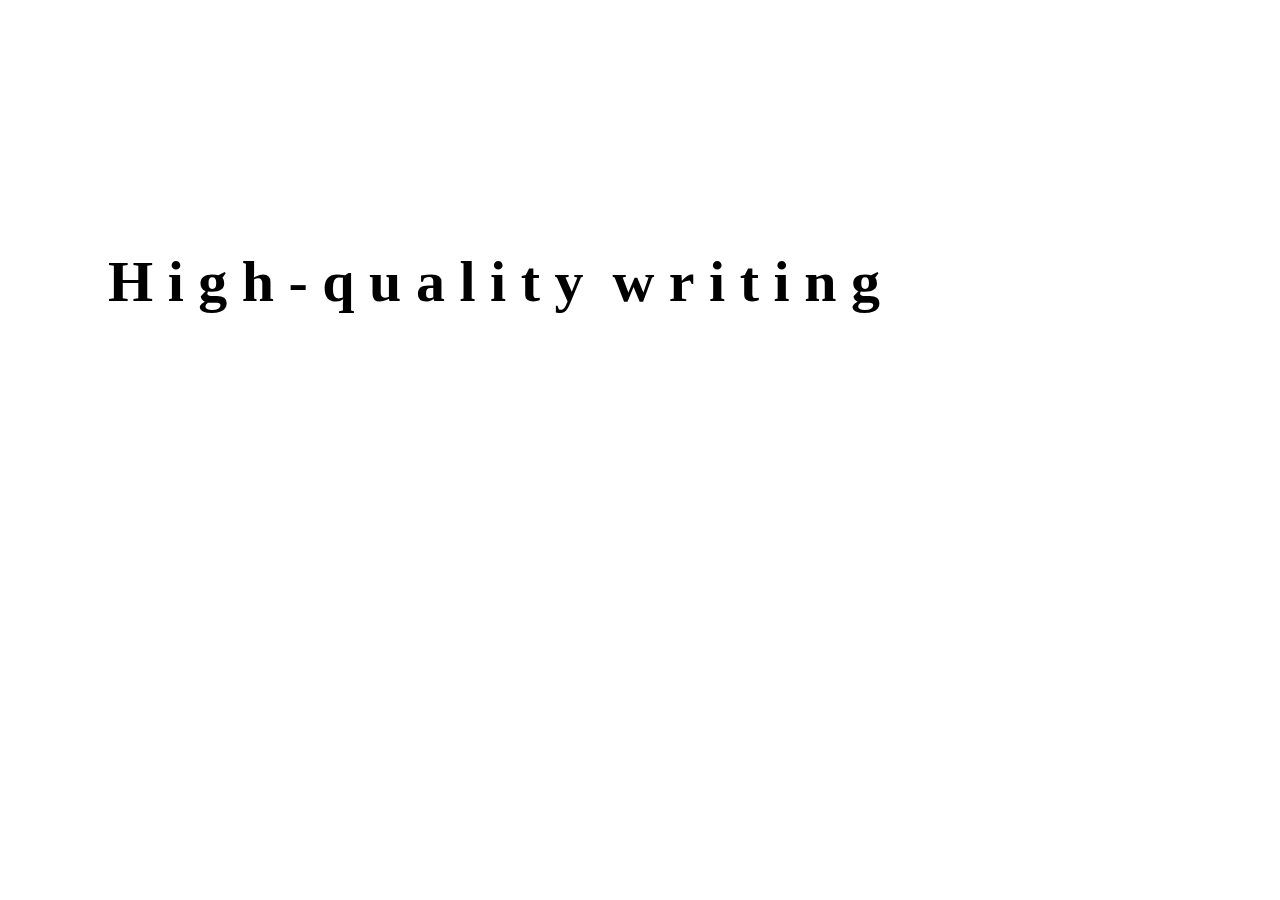
<file: index.html>
<!DOCTYPE html>

<html lang="en">
    <head>
        <meta charset="UTF-8">
        <title>RECIPES</title>
        <link rel="stylesheet" href="styles.css">
    </head>

    <body>
        <!--<h1>RE-CIPES</h1>-->
        <h2 class="old_subtitle">
            <span class="letter">H</span>
            <span class="letter two">i</span>
            <span class="letter three">g</span>
            <span class="letter four">h</span>
            <span class="letter five">-</span>
            <span class="letter six">q</span>
            <span class="letter seven">u</span>
            <span class="letter eight">a</span>
            <span class="letter nine">l</span>
            <span class="letter ten">i</span>
            <span class="letter eleven">t</span>
            <span class="letter twelve">y</span>
            <span class="letter thirteen"> </span>
            <span class="letter fourteen">w</span>
            <span class="letter fifteen">r</span>
            <span class="letter sixteen">i</span>
            <span class="letter seventeen">t</span>
            <span class="letter eighteen">i</span>
            <span class="letter nineteen">n</span>
            <span class="letter twenty">g</span>
        </h2>

        <h2 class="new_subtitle">Test Automation</h2>

        <!--<ul>
            <li><a href="recipes/donerrol.html">doner rol</a></li>
            <li><a href="recipes/foeyong.html">foe yong haijang</a></li>
            <li><a href="recipes/quesadilla.html">queso</a></li>
        </ul>-->

    </body>
</html>
</file>
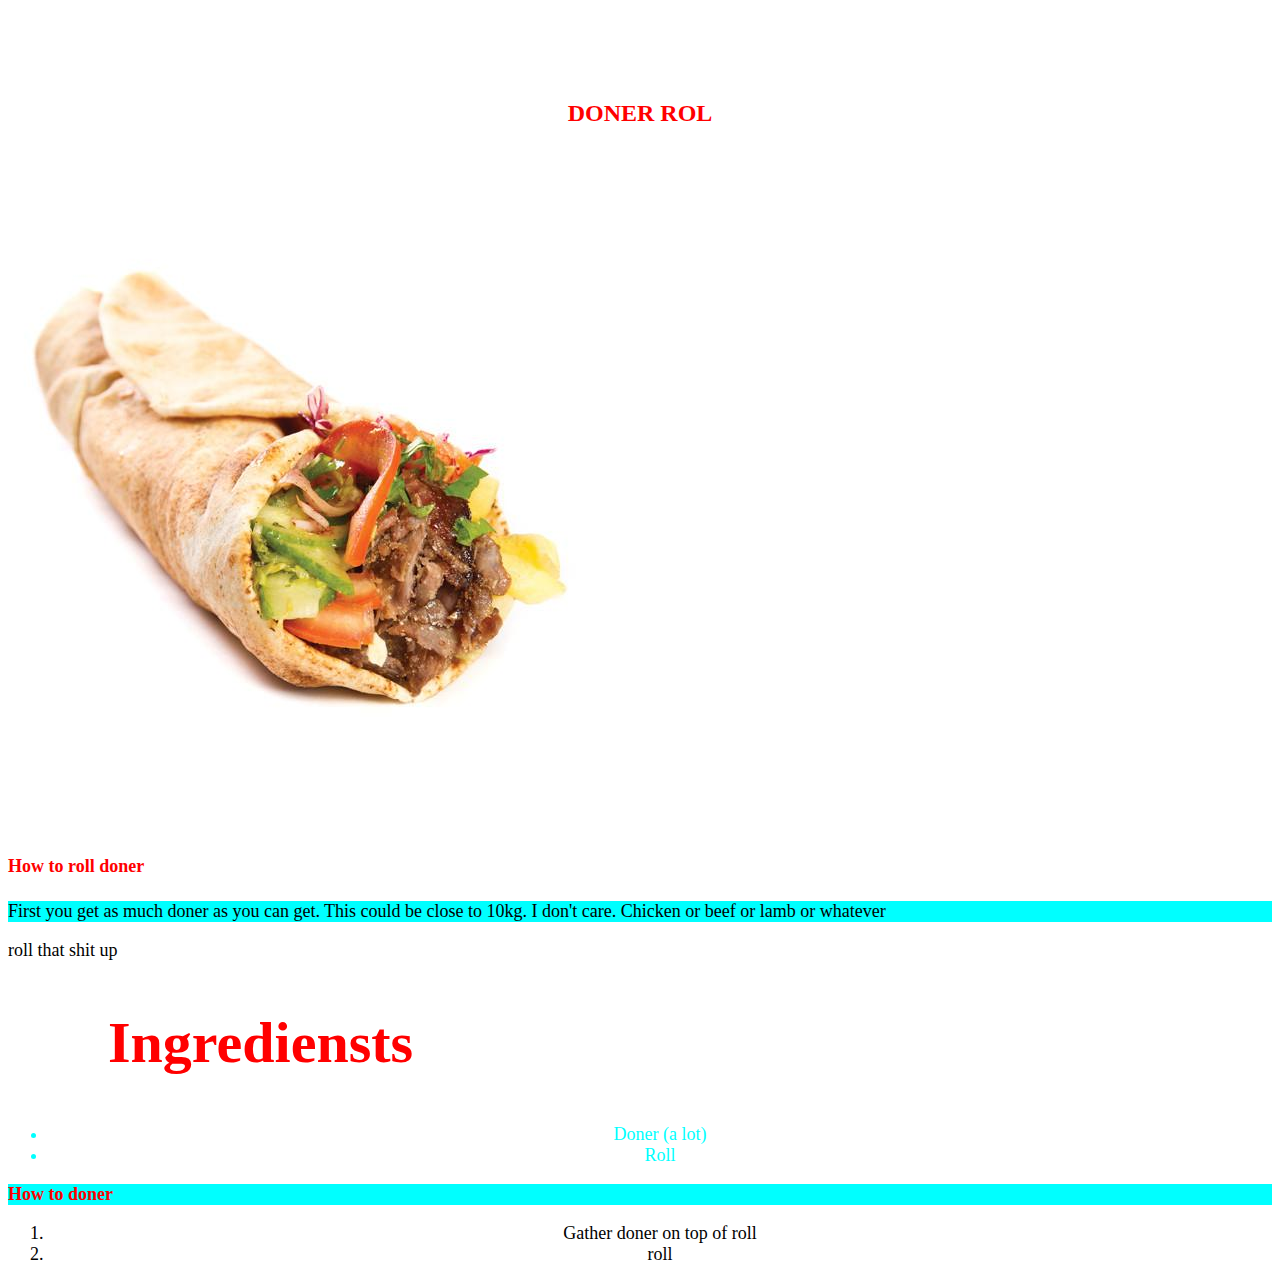
<file: recipes/donerrol.html>
<!DOCTYPE html>

<html lang="en">
    <head>
        <meta charset="UTF-8">
        <title>Doner rol</title>
        <link rel="stylesheet" href="../styles.css">
    </head>

    <body class="recipe">
        <h1>DONER ROL</h1>

        <img src="../img/doner-durum_1024x1024.jpg">
        
        <h4>How to roll doner</h4>
        
        <p class="backgrounded">First you get as much doner as you can get. This could be close to 10kg. I don't care. Chicken or beef or lamb or whatever</p>
        <p class="weighted">roll that shit up</p>
        
        
        <h2>Ingrediensts</h2>
        <ul>
            <li>Doner (a lot)</li>
            <li>Roll</li>
        </ul>
        
        <h3 class="backgrounded weighted">How to doner</h3>
        <ol>
            <li>Gather doner on top of roll</li>
            <li>roll</li>
        </ol>
    </body>
</html>
</file>
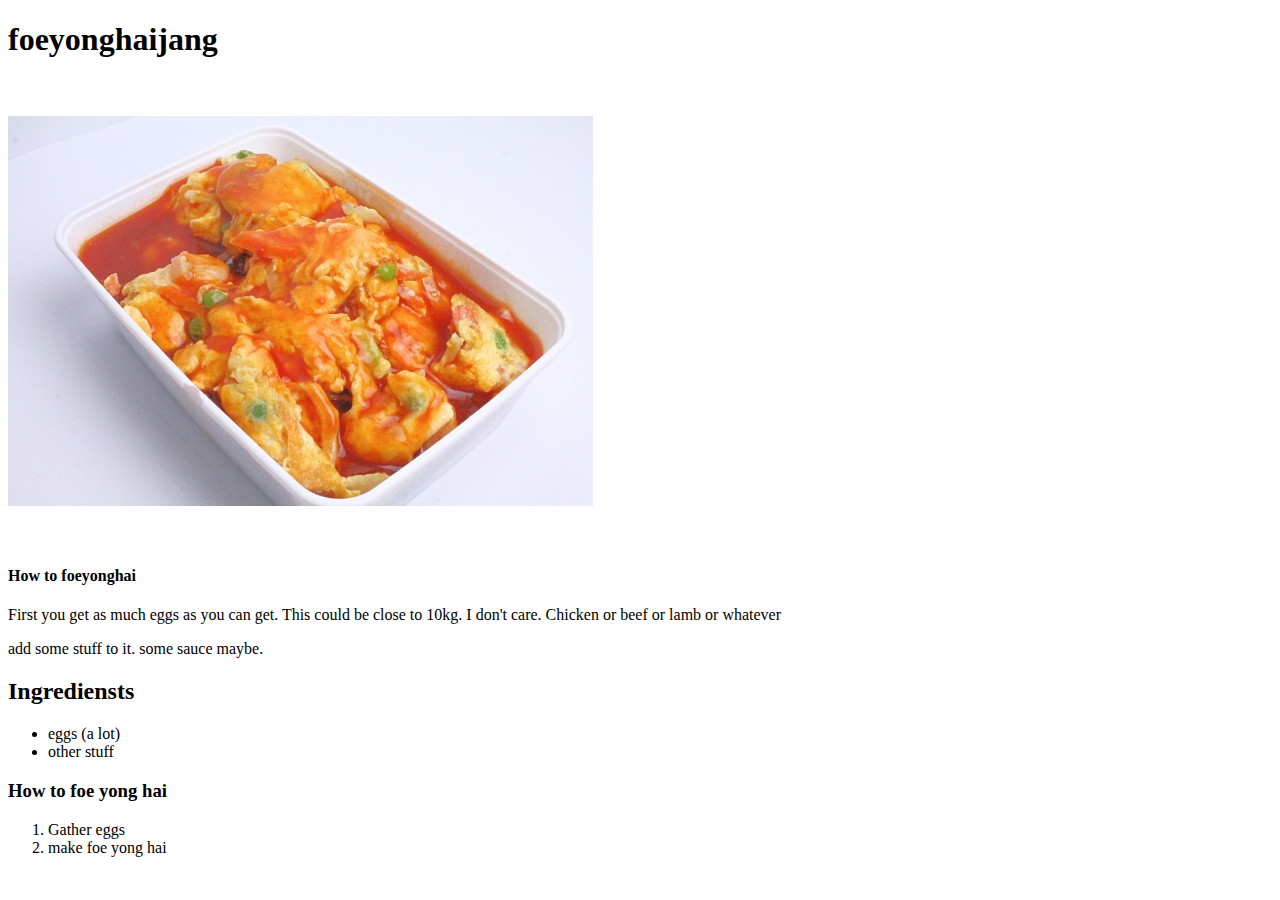
<file: recipes/foeyong.html>
<!DOCTYPE html>

<html lang="en">
    <head>
        <meta charset="UTF-8">
        <title>foeyonghaijang</title>
    </head>

    <body>
        <h1>foeyonghaijang</h1>

        <img src="../img/foe-yung-hai-3.jpg">
        
        <h4>How to foeyonghai</h4>
        
        <p>First you get as much eggs as you can get. This could be close to 10kg. I don't care. Chicken or beef or lamb or whatever</p>
        <p>add some stuff to it. some sauce maybe.</p>
        
        
        <h2>Ingrediensts</h2>
        <ul>
            <li>eggs (a lot)</li>
            <li>other stuff</li>
        </ul>
        
        <h3>How to foe yong hai</h3>
        <ol>
            <li>Gather eggs</li>
            <li>make foe yong hai</li>
        </ol>
    </body>
</html>
</file>
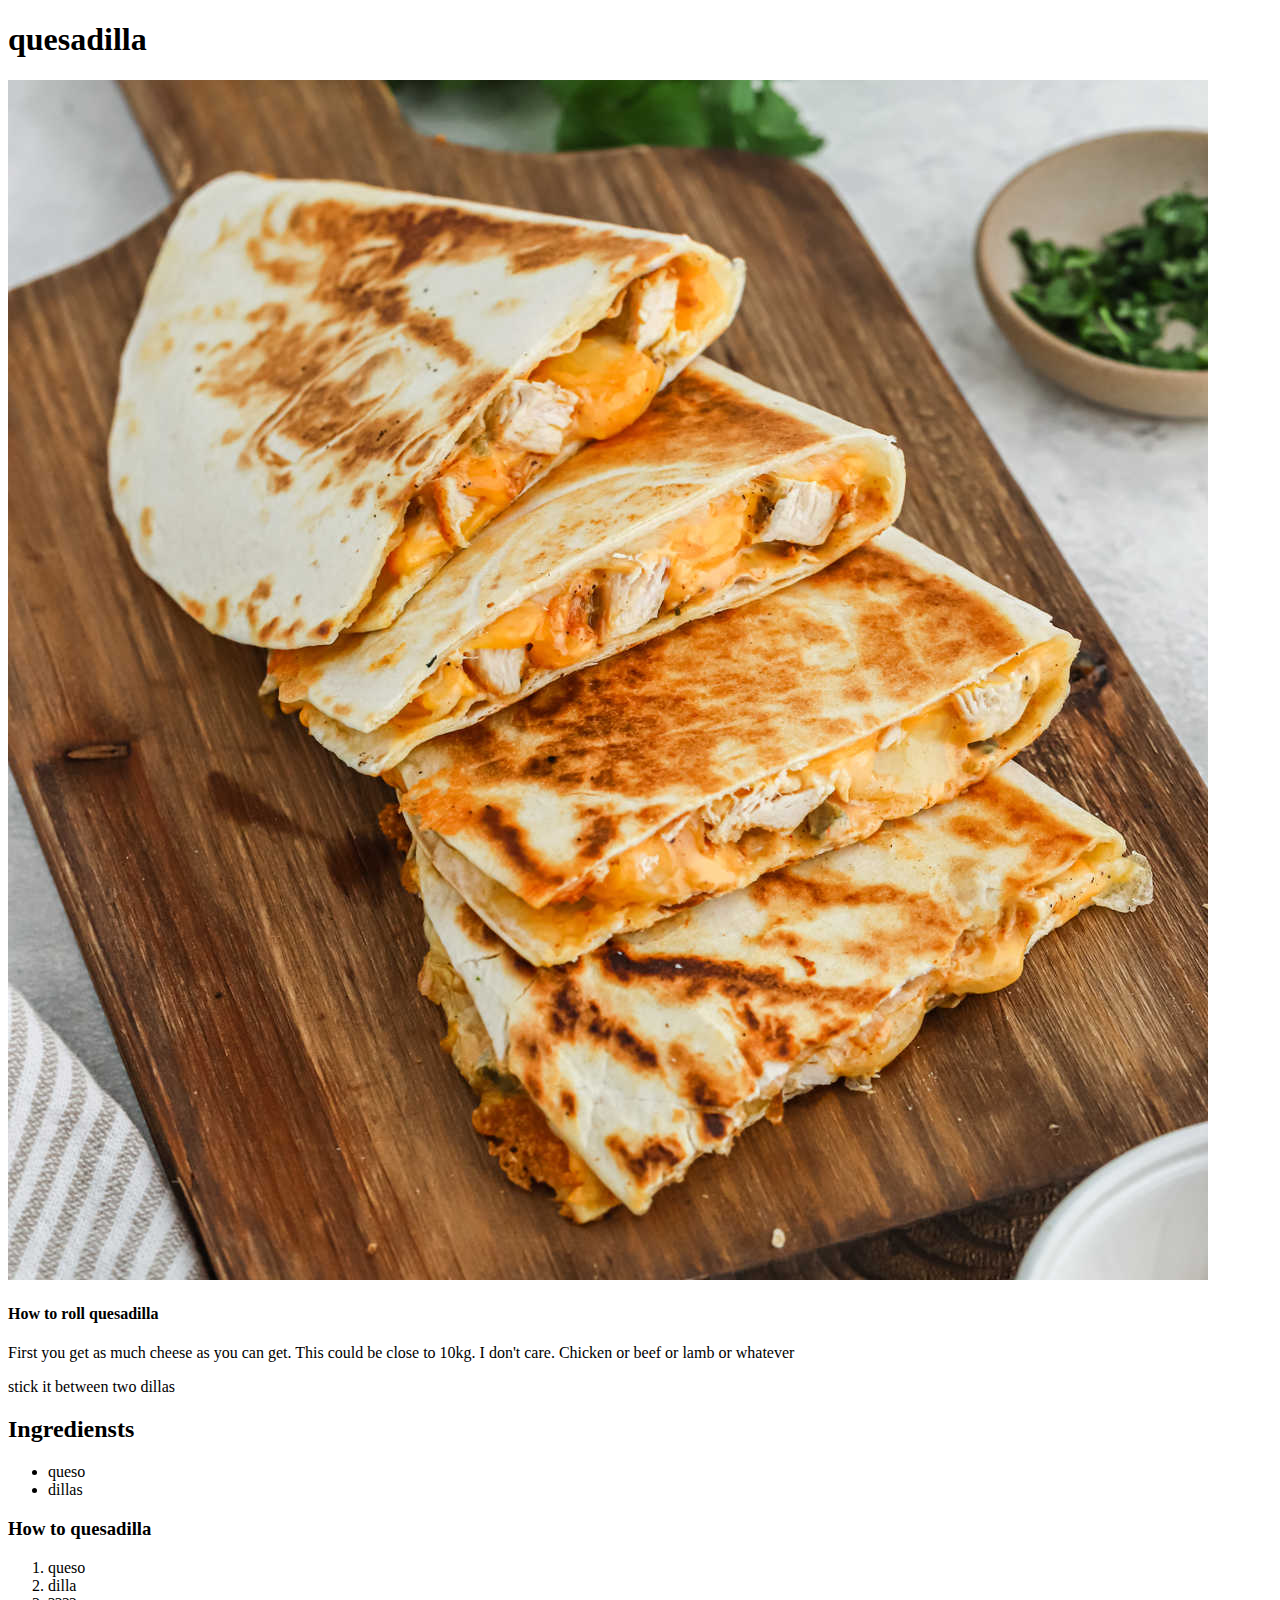
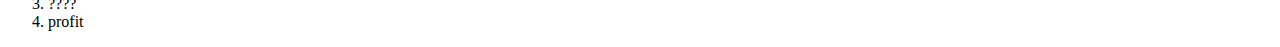
<file: recipes/quesadilla.html>
<!DOCTYPE html>

<html lang="en">
    <head>
        <meta charset="UTF-8">
        <title>quesadilla</title>
    </head>

    <body>
        <h1>quesadilla</h1>

        <img src="../img/1200x1800-Taco-Bell-Chicken-Quesadilla-11.jpg">
        
        <h4>How to roll quesadilla</h4>
        
        <p>First you get as much cheese as you can get. This could be close to 10kg. I don't care. Chicken or beef or lamb or whatever</p>
        <p>stick it between two dillas</p>
        
        
        <h2>Ingrediensts</h2>
        <ul>
            <li>queso</li>
            <li>dillas</li>
        </ul>
        
        <h3>How to quesadilla</h3>
        <ol>
            <li>queso</li>
            <li>dilla</li>
            <li>????</li>
            <li>profit</li>
        </ol>
    </body>
</html>
</file>
<file: styles.css>
* {
    font-family: garamond;
    font-size: large;
}

@keyframes coloring {
    0%   {background-color:red; opacity: 100%; color: blue; left:0px; top:0px;}
    25%  {background-color:yellow; opacity: 60%; color: green; left:200px; top:0px;}
    50%  {background-color:blue; opacity: 20%; color: red; left:200px; top:200px;}
    75%  {background-color:green; opacity: 60%; color: yellow;left:0px; top:200px;}
    100% {background-color:red; opacity: 100%; color: blue; left:0px; top:0px;}
}

@keyframes rotation {
    from {transform: rotate(0deg); opacity:100%}
    to {transform: rotate(359deg); opacity:0%}
}

@keyframes falling {
    from {left: 0px; top: 0px;}
    to {left: 0px; top: 200px;}
}

@keyframes fade-in {
    from {opacity: 0%;}
    to {opacity: 100%}
}

h2 {
    font-size: 58px;
    margin-left: 100px;
}

h2.old_subtitle {
    position: absolute;
    top: 200px;
}

h2.new_subtitle {
    position: absolute;
    top: 200px;
    opacity: 0%;
    animation: fade-in;
    animation-duration: 3s;
    animation-delay: 8s;
    animation-fill-mode: forwards;
}

span {
    padding: 0;
    margin: 0;
}


.letter {
    display: inline-block;
    font-size: 58px;
    animation-delay: 1s;
    animation: rotation 3s linear;
    animation-fill-mode: forwards;
}

.letter.two {
    animation-delay: 0.5s;
}

.letter.three {
    animation-delay: 1s;
}

.letter.four {
    animation-delay: 1.5s;
}

.letter.five {
    animation-delay: 2s;
}

.letter.six {
    animation-delay: 2.5s;
}

.letter.seven {
    animation-delay: 3s;
}

.letter.eight {
    animation-delay: 3.5s;
}

.letter.nine {
    animation-delay: 4s;
}

.letter.ten {
    animation-delay: 4.5s;
}

.letter.eleven {
    animation-delay: 5s;
}

.letter.twelve {
    animation-delay: 5.5s;
}

.letter.thirteen {
    animation-delay: 5.5s;
}

.letter.fourteen {
    animation-delay: 6.5s;
}
.letter.fifteen {
    animation-delay: 7s;
}
.letter.sixteen {
    animation-delay: 7.5s;
}
.letter.seventeen {
    animation-delay: 8s;
}
.letter.eighteen {
    animation-delay: 8.5s;
}
.letter.nineteen {
    animation-delay: 9s;
}
.letter.twenty {
    animation-delay: 9.5s;
}


h1 {
    font-size: x-large;
    text-align: center;
    position: relative;
    margin: 100px;

    animation-name: coloring;
    animation-duration: 4s;
    animation-iteration-count: infinite;
    animation-direction: alternate;

}

li {
    text-align: center;
    animation: rotation 2s infinite linear;
}

.recipe h1,
.recipe h2,
.recipe h3,
.recipe h4 {
    color: red;
}

.recipe .backgrounded {
    background-color: aqua;
}

.recipe ul {
    text-decoration: double;
    text-shadow: hsl(from color h s l);
    color: aqua;
}
</file>
